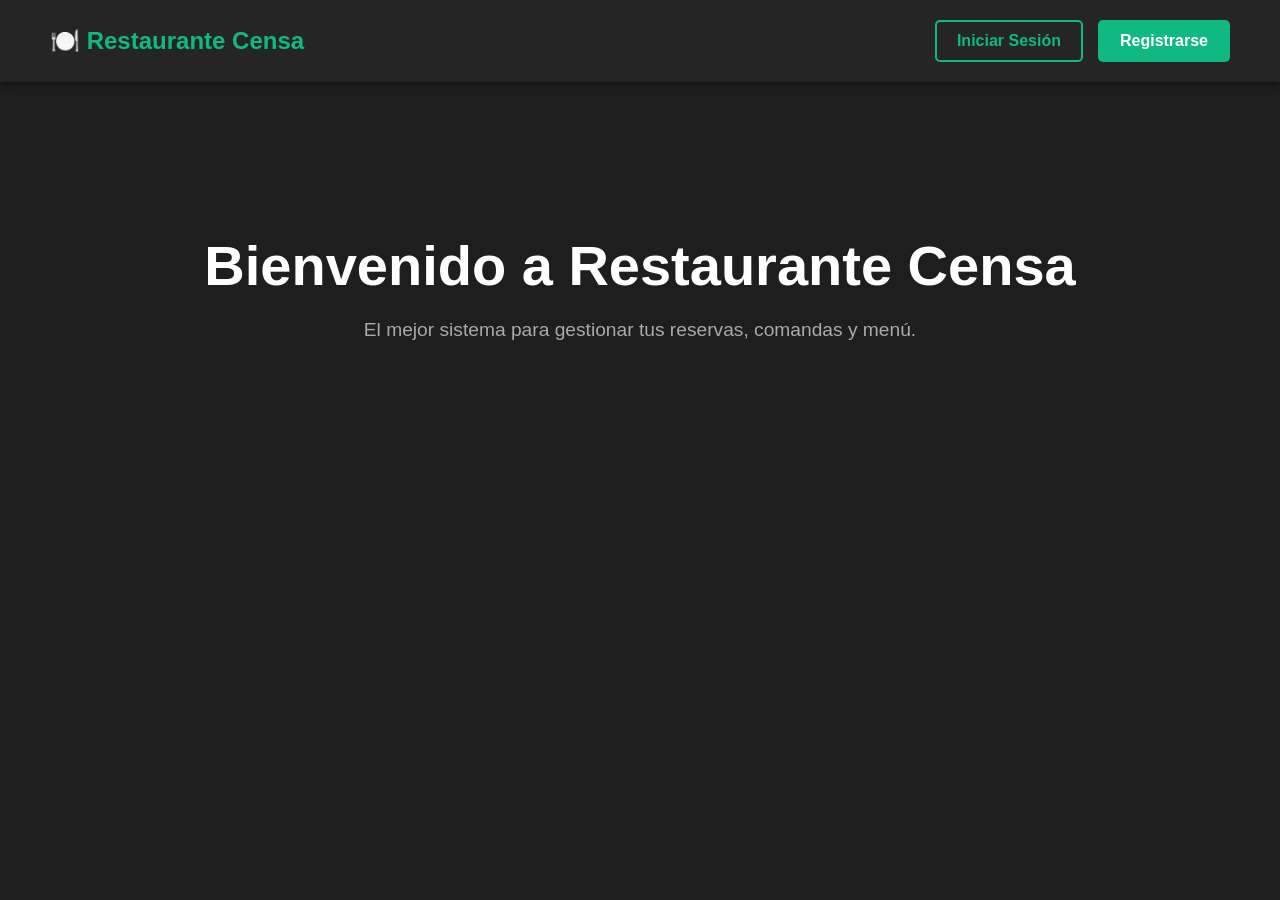
<file: Index.html>
<html lang="es">
<head>
    <meta charset="UTF-8">
    <meta name="viewport" content="width=device-width, initial-scale=1.0">
    <title>Inicio - Restaurante Censa</title>
    <style>
        * {
            box-sizing: border-box;
            margin: 0;
            padding: 0;
        }

        body {
            font-family: 'Segoe UI', Tahoma, Geneva, Verdana, sans-serif;
            background-color: #1e1e1e;
            color: #ffffff;
            min-height: 100vh;
        }

        header {
            background-color: #252525;
            padding: 20px 50px;
            display: flex;
            justify-content: space-between;
            align-items: center;
            box-shadow: 0 4px 6px rgba(0,0,0,0.3);
            flex-wrap: wrap;
            gap: 15px;
        }

        .logo {
            font-size: 1.5rem;
            font-weight: bold;
            color: #10b981;
        }

        .nav-buttons {
            display: flex;
            gap: 15px;
            align-items: center;
        }

        .nav-buttons a {
            text-decoration: none;
            padding: 10px 20px;
            border-radius: 5px;
            font-weight: bold;
            transition: 0.3s;
            white-space: nowrap;
        }

        .btn-login {
            color: #10b981;
            border: 2px solid #10b981;
        }

        .btn-login:hover {
            background-color: rgba(16, 185, 129, 0.1);
        }

        .btn-register {
            background-color: #10b981;
            color: white;
            border: 2px solid #10b981;
        }

        .btn-register:hover {
            background-color: #059669;
            border-color: #059669;
        }

        .hero {
            text-align: center;
            padding: 100px 20px;
            margin-top: 50px;
        }

        .hero h1 {
            font-size: 3.5rem;
            margin-bottom: 20px;
            line-height: 1.2;
        }

        .hero p {
            font-size: 1.2rem;
            color: #aaaaaa;
        }

        /* ===== RESPONSIVE ===== */
        @media (max-width: 768px) {
            header {
                padding: 15px 20px;
                flex-direction: column;
                justify-content: center;
                text-align: center;
            }

            .logo {
                font-size: 1.3rem;
            }

            .nav-buttons {
                width: 100%;
                justify-content: center;
                flex-wrap: wrap;
            }

            .nav-buttons a {
                padding: 8px 16px;
                font-size: 0.9rem;
            }

            .hero {
                padding: 60px 20px;
                margin-top: 20px;
            }

            .hero h1 {
                font-size: 2rem;
            }

            .hero p {
                font-size: 1rem;
            }
        }

        @media (max-width: 400px) {
            .nav-buttons {
                flex-direction: column;
                width: 100%;
            }

            .nav-buttons a {
                width: 100%;
                text-align: center;
                margin: 0;
            }

            .hero h1 {
                font-size: 1.6rem;
            }

            .hero p {
                font-size: 0.9rem;
            }
        }
    </style>
</head>
<body>

    <header>
        <div class="logo">🍽️ Restaurante Censa</div>
        <div class="nav-buttons">
            <a href="login.html" class="btn-login">Iniciar Sesión</a>
            <a href="login.html" class="btn-register">Registrarse</a>
        </div>
    </header>

    <section class="hero">
        <h1>Bienvenido a Restaurante Censa</h1>
        <p>El mejor sistema para gestionar tus reservas, comandas y menú.</p>
    </section>

</body>
</html>
</file>
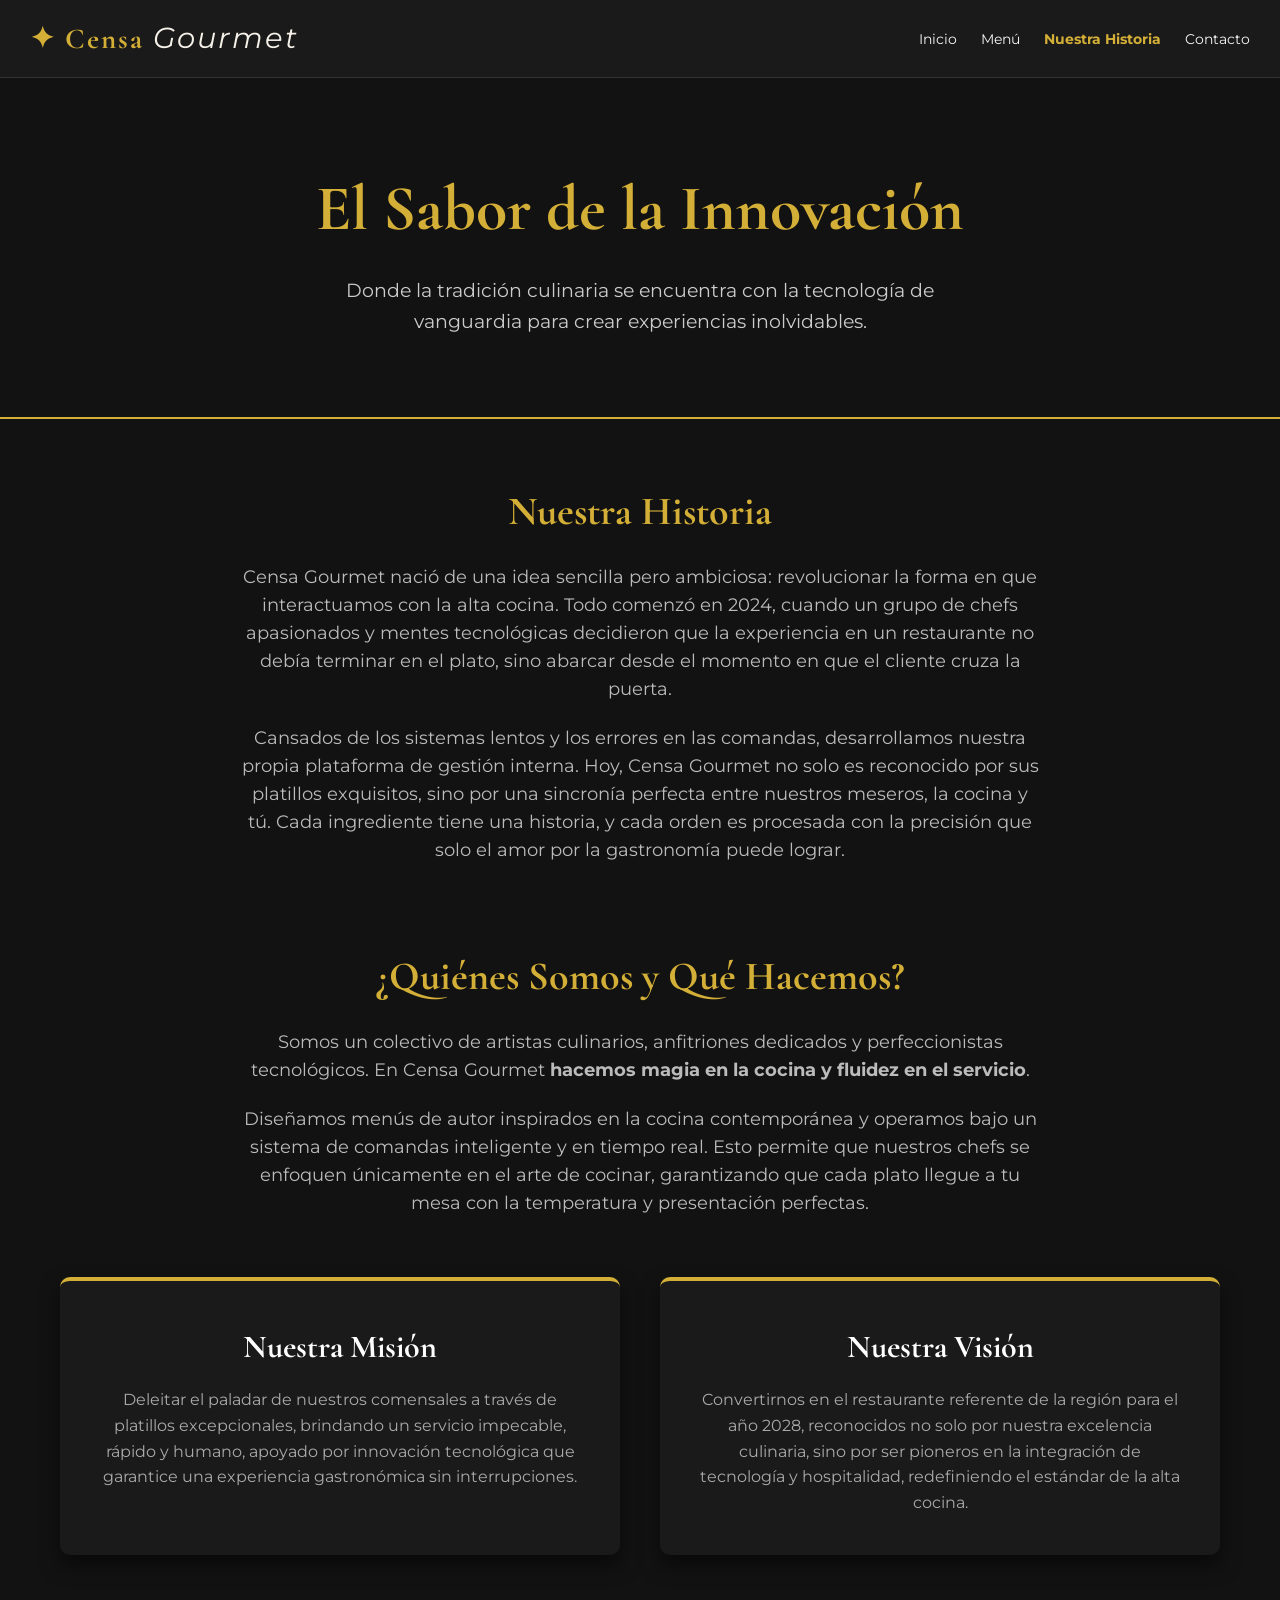
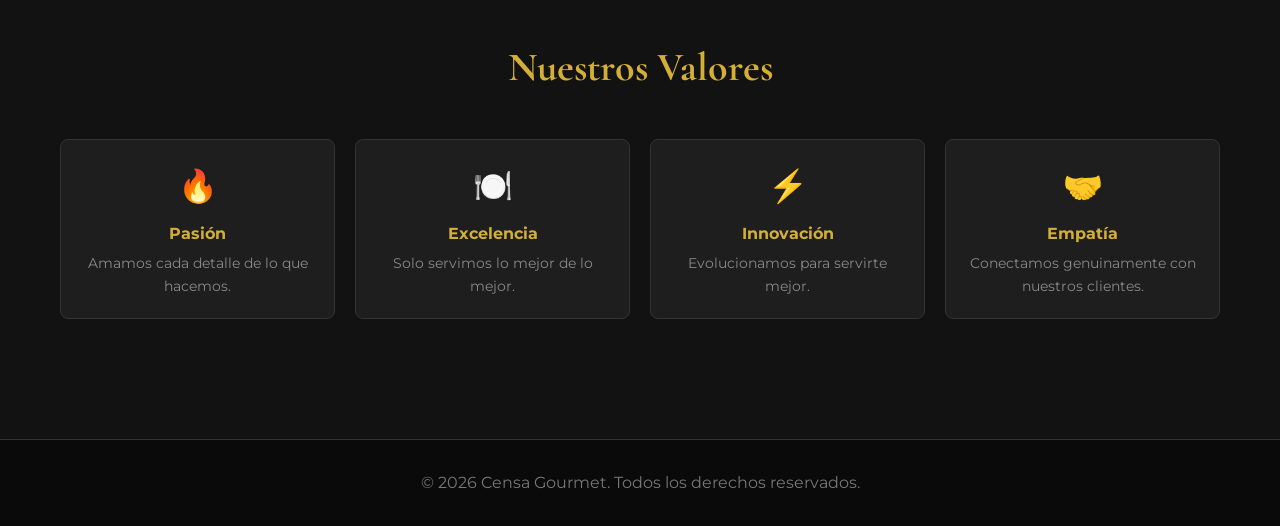
<file: pages/historia.html>
<!DOCTYPE html>
<html lang="es">
<head>
    <meta charset="UTF-8">
    <meta name="viewport" content="width=device-width, initial-scale=1.0">
    <title>Nuestra Historia | Censa Gourmet</title>
    <!-- Fuentes tipográficas -->
    <link href="https://fonts.googleapis.com/css2?family=Cormorant+Garamond:wght@400;600;700&family=Montserrat:wght@300;400;500;600;700&display=swap" rel="stylesheet">
    <!-- Enlace al CSS -->
    <link rel="stylesheet" href="../assets/css/historia.css">
</head>
<body>

    <!-- Navegación -->
    <header>
        <a href="../index.html" class="logo">✦ Censa <span>Gourmet</span></a>
        <nav class="nav-links">
            <a href="../index.html">Inicio</a>
            <a href="menu.html">Menú</a>
            <a href="historia.html" style="color: #d4af37; font-weight: bold;">Nuestra Historia</a>
            <a href="contacto.html">Contacto</a>
        </nav>
    </header>

    <!-- Encabezado Principal -->
    <section class="hero-historia">
        <h1>El Sabor de la Innovación</h1>
        <p>Donde la tradición culinaria se encuentra con la tecnología de vanguardia para crear experiencias inolvidables.</p>
    </section>

    <!-- Contenido Principal -->
    <main class="content-container">

        <!-- Nuestra Historia -->
        <section class="section-block">
            <h2>Nuestra Historia</h2>
            <p>
                Censa Gourmet nació de una idea sencilla pero ambiciosa: revolucionar la forma en que interactuamos con la alta cocina. Todo comenzó en 2024, cuando un grupo de chefs apasionados y mentes tecnológicas decidieron que la experiencia en un restaurante no debía terminar en el plato, sino abarcar desde el momento en que el cliente cruza la puerta.
            </p>
            <p>
                Cansados de los sistemas lentos y los errores en las comandas, desarrollamos nuestra propia plataforma de gestión interna. Hoy, Censa Gourmet no solo es reconocido por sus platillos exquisitos, sino por una sincronía perfecta entre nuestros meseros, la cocina y tú. Cada ingrediente tiene una historia, y cada orden es procesada con la precisión que solo el amor por la gastronomía puede lograr.
            </p>
        </section>

        <!-- Quiénes Somos y Qué Hacemos -->
        <section class="section-block" style="margin-top: 80px;">
            <h2>¿Quiénes Somos y Qué Hacemos?</h2>
            <p>
                Somos un colectivo de artistas culinarios, anfitriones dedicados y perfeccionistas tecnológicos. En Censa Gourmet <strong>hacemos magia en la cocina y fluidez en el servicio</strong>. 
            </p>
            <p>
                Diseñamos menús de autor inspirados en la cocina contemporánea y operamos bajo un sistema de comandas inteligente y en tiempo real. Esto permite que nuestros chefs se enfoquen únicamente en el arte de cocinar, garantizando que cada plato llegue a tu mesa con la temperatura y presentación perfectas.
            </p>
        </section>

        <!-- Misión y Visión (Tarjetas) -->
        <div class="mv-grid">
            <div class="mv-card">
                <h3>Nuestra Misión</h3>
                <p>
                    Deleitar el paladar de nuestros comensales a través de platillos excepcionales, brindando un servicio impecable, rápido y humano, apoyado por innovación tecnológica que garantice una experiencia gastronómica sin interrupciones.
                </p>
            </div>
            <div class="mv-card">
                <h3>Nuestra Visión</h3>
                <p>
                    Convertirnos en el restaurante referente de la región para el año 2028, reconocidos no solo por nuestra excelencia culinaria, sino por ser pioneros en la integración de tecnología y hospitalidad, redefiniendo el estándar de la alta cocina.
                </p>
            </div>
        </div>

        <!-- Nuestros Valores -->
        <section class="section-block" style="margin-top: 80px;">
            <h2>Nuestros Valores</h2>
            <div class="valores-grid">
                <div class="valor-item">
                    <span>🔥</span>
                    <h4>Pasión</h4>
                    <p style="font-size: 0.9rem; color: #888; margin: 0;">Amamos cada detalle de lo que hacemos.</p>
                </div>
                <div class="valor-item">
                    <span>🍽️</span>
                    <h4>Excelencia</h4>
                    <p style="font-size: 0.9rem; color: #888; margin: 0;">Solo servimos lo mejor de lo mejor.</p>
                </div>
                <div class="valor-item">
                    <span>⚡</span>
                    <h4>Innovación</h4>
                    <p style="font-size: 0.9rem; color: #888; margin: 0;">Evolucionamos para servirte mejor.</p>
                </div>
                <div class="valor-item">
                    <span>🤝</span>
                    <h4>Empatía</h4>
                    <p style="font-size: 0.9rem; color: #888; margin: 0;">Conectamos genuinamente con nuestros clientes.</p>
                </div>
            </div>
        </section>

    </main>

    <!-- Footer -->
    <footer>
        <p>&copy; 2026 Censa Gourmet. Todos los derechos reservados.</p>
    </footer>

</body>
</html>
</file>
<file: assets/css/historia.css>
* {
    margin: 0;
    padding: 0;
    box-sizing: border-box;
    font-family: 'Montserrat', sans-serif;
}

body {
    background-color: #121212;
    color: #f5f5f5;
    line-height: 1.6;
}

/* Header */
header {
    background-color: #1a1a1a;
    border-bottom: 1px solid #333;
    padding: 15px 30px;
    display: flex;
    justify-content: space-between;
    align-items: center;
    position: sticky;
    top: 0;
    z-index: 100;
}

.logo {
    font-family: 'Cormorant Garamond', serif;
    font-size: 1.8rem;
    color: #d4af37;
    text-decoration: none;
    font-weight: 700;
    letter-spacing: 2px;
}

.logo span {
    color: #f5f0e8; 
    font-weight: 400;
    font-style: italic;
}

.nav-links a {
    color: #f5f5f5;
    text-decoration: none;
    margin-left: 20px;
    font-size: 0.9rem;
    transition: color 0.3s;
}

.nav-links a:hover {
    color: #d4af37;
}

/* Hero Section */
.hero-historia {
    text-align: center;
    padding: 80px 20px;
    background: linear-gradient(rgba(18, 18, 18, 0.8), rgba(18, 18, 18, 0.9)), url('https://images.unsplash.com/photo-1414235077428-33898bd121f7?ixlib=rb-4.0.3&auto=format&fit=crop&w=1920&q=80') center/cover;
    border-bottom: 2px solid #d4af37;
}

.hero-historia h1 {
    font-family: 'Cormorant Garamond', serif;
    font-size: 4rem;
    color: #d4af37;
    margin-bottom: 15px;
}

.hero-historia p {
    font-size: 1.2rem;
    max-width: 600px;
    margin: 0 auto;
    color: #ccc;
}

/* Contenido Principal */
.content-container {
    max-width: 1200px;
    margin: 0 auto;
    padding: 60px 20px;
}

/* Secciones de Texto */
.section-block {
    margin-bottom: 60px;
    text-align: center;
}

.section-block h2 {
    font-family: 'Cormorant Garamond', serif;
    font-size: 2.5rem;
    color: #d4af37;
    margin-bottom: 20px;
}

.section-block p {
    font-size: 1.1rem;
    color: #bbb;
    max-width: 800px;
    margin: 0 auto 20px auto;
}

/* Grid de Misión y Visión */
.mv-grid {
    display: grid;
    grid-template-columns: repeat(auto-fit, minmax(300px, 1fr));
    gap: 40px;
    margin-top: 40px;
}

.mv-card {
    background-color: #1a1a1a;
    padding: 40px;
    border-radius: 10px;
    border-top: 4px solid #d4af37;
    text-align: center;
    box-shadow: 0 10px 20px rgba(0,0,0,0.5);
    transition: transform 0.3s;
}

.mv-card:hover {
    transform: translateY(-10px);
}

.mv-card h3 {
    font-family: 'Cormorant Garamond', serif;
    font-size: 2rem;
    color: #fff;
    margin-bottom: 15px;
}

.mv-card p {
    color: #aaa;
    font-size: 1rem;
}

/* Grid de Valores */
.valores-grid {
    display: grid;
    grid-template-columns: repeat(4, 1fr);
    gap: 20px;
    margin-top: 40px;
}

.valor-item {
    background-color: #1e1e1e;
    padding: 20px;
    border-radius: 8px;
    text-align: center;
    border: 1px solid #333;
}

.valor-item span {
    font-size: 2rem;
    display: block;
    margin-bottom: 10px;
}

.valor-item h4 {
    color: #d4af37;
    margin-bottom: 5px;
}

@media (max-width: 768px) {
    .valores-grid {
        grid-template-columns: repeat(2, 1fr);
    }
}

/* Footer */
footer {
    text-align: center;
    padding: 30px;
    background-color: #0a0a0a;
    color: #777;
    border-top: 1px solid #333;
}
</file>
